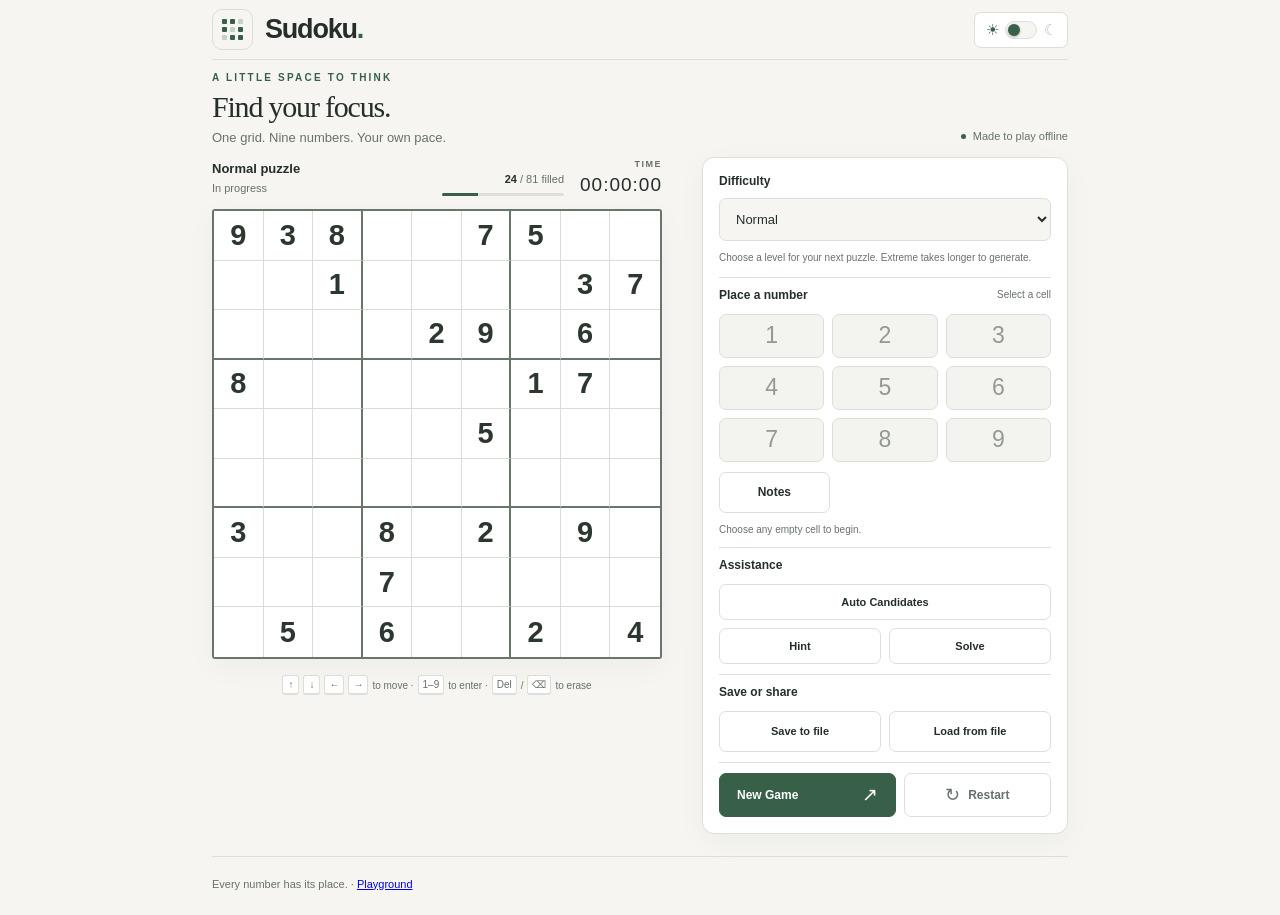
<file: index.html>
<!doctype html>
<html lang="en" data-theme="light">
<head>
  <meta charset="utf-8">
  <meta name="viewport" content="width=device-width, initial-scale=1">
  <meta name="color-scheme" content="light dark">
  <meta name="description" content="A quiet place to play Sudoku. A fully offline desktop application.">
  <title>Sudoku — Find your focus</title>
  <meta name="theme-color" content="#f7f5ef">
  <link rel="manifest" href="manifest.webmanifest">
  <link rel="icon" href="assets/icons/icon-192.png" type="image/png">
  <link rel="apple-touch-icon" href="assets/icons/apple-touch-icon.png">
  <link rel="stylesheet" href="styles.css">
  <!-- Classic deferred scripts also work when index.html is opened from file://. -->
  <script defer src="js/board.js"></script>
  <script defer src="js/exact.js"></script>
  <script defer src="js/logical.js"></script>
  <script defer src="js/difficulty.js"></script>
  <script defer src="js/generator.js"></script>
  <script defer src="js/game.js"></script>
  <script defer src="js/persistence.js"></script>
  <script defer src="js/view.js"></script>
  <script defer src="js/app.js"></script>
  <script src="pwa-register.js" data-pwa-register defer></script>
</head>
<body>
  <div class="app-shell">
    <header class="app-header">
      <a class="brand" href="index.html" aria-label="Sudoku home">
        <span class="brand-mark" aria-hidden="true"><i></i><i></i><i></i><i></i><i></i><i></i><i></i><i></i><i></i></span>
        <span>Sudoku<span class="brand-dot">.</span></span>
      </a>
      <button id="theme-toggle" class="theme-toggle" type="button" role="switch" aria-label="Dark theme" aria-checked="false" title="Switch to dark theme">
        <span class="theme-sun" aria-hidden="true">☀</span>
        <span class="theme-track" aria-hidden="true"><span></span></span>
        <span class="theme-moon" aria-hidden="true">☾</span>
      </button>
    </header>

    <main>
      <header class="page-heading">
        <div class="page-introduction">
          <p class="eyebrow">A LITTLE SPACE TO THINK</p>
          <h1>Find your focus.</h1>
          <p class="intro">One grid. Nine numbers. Your own pace.</p>
        </div>
        <p class="offline-label"><span aria-hidden="true"></span>Made to play offline</p>
      </header>

      <div class="workspace">
        <section class="board-section" aria-label="Sudoku game">
          <header class="board-heading">
            <div class="puzzle-summary">
              <p id="puzzle-label" class="puzzle-label">Sudoku</p>
              <p id="game-status" class="game-status">Generating puzzle...</p>
            </div>
            <div class="board-metrics">
              <div class="progress-block">
                <output id="filled-count">30 <span>/ 81 filled</span></output>
                <progress id="progress" class="progress-track" aria-label="Cells filled" max="81" value="30"></progress>
              </div>
              <div class="timer-block">
                <span class="timer-label">TIME</span>
                <time id="timer">00:00:00</time>
              </div>
            </div>
          </header>
          <div id="board" class="board" role="grid" aria-label="Sudoku puzzle" aria-rowcount="9" aria-colcount="9" aria-describedby="keyboard-help"></div>
          <footer class="board-footer">
            <button id="notes" type="button" class="button notes-button" aria-pressed="false" title="Toggle candidate Notes mode">Notes</button>
          </footer>
          <section id="completion" class="completion" hidden>
            <span class="completion-mark" aria-hidden="true">✓</span>
            <div>
              <h2>Beautifully done.</h2>
              <p id="completion-message"></p>
            </div>
          </section>
          <p id="keyboard-help" class="keyboard-help"><kbd>↑</kbd><kbd>↓</kbd><kbd>←</kbd><kbd>→</kbd> to move · <kbd>1–9</kbd> to enter · <kbd>Del</kbd> / <kbd>⌫</kbd> to erase</p>
        </section>

        <aside class="game-controls" aria-label="Game controls">
          <div class="difficulty-control">
            <label class="control-label" for="difficulty">Difficulty</label>
            <select id="difficulty" aria-describedby="difficulty-help">
              <option>Easy</option><option selected>Normal</option><option>Hard</option><option>Expert</option><option>Extreme</option>
            </select>
            <p id="difficulty-help" class="helper-text">Choose a level for your next puzzle. Extreme takes longer to generate.</p>
          </div>
          <div class="panel-divider" aria-hidden="true"></div>
          <div class="control-panel">
            <section aria-labelledby="input-heading">
              <header class="input-heading">
                <h2 id="input-heading">Place a number</h2>
                <p id="selection-label">Select a cell</p>
              </header>
              <div id="keypad" class="keypad" role="group" aria-label="Enter a number">
                <button type="button" data-digit="1" aria-label="Enter 1">1</button><button type="button" data-digit="2" aria-label="Enter 2">2</button><button type="button" data-digit="3" aria-label="Enter 3">3</button>
                <button type="button" data-digit="4" aria-label="Enter 4">4</button><button type="button" data-digit="5" aria-label="Enter 5">5</button><button type="button" data-digit="6" aria-label="Enter 6">6</button>
                <button type="button" data-digit="7" aria-label="Enter 7">7</button><button type="button" data-digit="8" aria-label="Enter 8">8</button><button type="button" data-digit="9" aria-label="Enter 9">9</button>
              </div>
              <div class="entry-actions">
                <button id="notes-desktop" type="button" class="button notes-button" aria-pressed="false" title="Toggle candidate Notes mode">Notes</button>
              </div>
              <p id="selection-help" class="selection-help" aria-live="polite">Choose any empty cell to begin.</p>
            </section>
            <div class="panel-divider" aria-hidden="true"></div>
            <section aria-labelledby="assistance-heading">
              <header class="tools-heading"><h2 id="assistance-heading">Assistance</h2></header>
              <div class="future-controls">
                <button id="auto-candidates" type="button" class="button" title="Replace notes with all directly legal candidates">Auto Candidates</button>
                <button id="hint" type="button" class="button" disabled title="Reveal one correct digit">Hint</button>
                <button id="solve" type="button" class="button" disabled title="Reveal the solution after confirmation">Solve</button>
              </div>
            </section>
            <div class="panel-divider" aria-hidden="true"></div>
            <section aria-labelledby="file-actions-heading">
              <header class="tools-heading"><h2 id="file-actions-heading">Save or share</h2></header>
              <div class="file-actions">
                <button id="export-game" type="button" class="button">Save to file</button>
                <button id="import-game" type="button" class="button">Load from file</button>
                <label for="import-game-file" class="visually-hidden">Choose a saved Sudoku game file</label>
                <input id="import-game-file" type="file" accept="application/json,.json" hidden>
              </div>
              <p id="file-status" class="file-status" hidden></p>
            </section>
            <div class="panel-divider" aria-hidden="true"></div>
            <div class="game-actions">
              <button id="new-game" type="button" class="button button-primary">New Game <span aria-hidden="true">↗</span></button>
              <button id="restart" type="button" class="button restart-button"><span aria-hidden="true">↻</span> Restart</button>
            </div>
            <p id="persistence-status" class="helper-text" hidden>Browser storage is unavailable or full. Your progress cannot be saved.</p>
            <p id="generation-status" class="helper-text" hidden>Generating puzzle... This can take a while for Extreme.</p>
            <p id="generation-animation-name" class="generation-animation-name" hidden></p>
            <p id="generation-error" class="helper-text" hidden>Could not find a verified puzzle in time. Please try New Game again.</p>
          </div>
        </aside>
      </div>
    </main>
    <footer class="app-footer"><p>Every number has its place. · <a href="/mygame/">Playground</a></p></footer>
  </div>
  <dialog id="confirm-dialog" class="confirm-dialog" aria-labelledby="confirm-title" aria-describedby="confirm-description">
    <p class="eyebrow" id="confirm-kicker">PLEASE CONFIRM</p>
    <h2 id="confirm-title">Start a new game?</h2>
    <p id="confirm-description">Your current progress will be lost.</p>
    <div class="confirm-actions">
      <button id="confirm-cancel" type="button" class="button">Cancel</button>
      <button id="confirm-accept" type="button" class="button button-primary">New Game</button>
    </div>
  </dialog>
  <p id="live-announcements" class="visually-hidden" role="status" aria-live="polite" aria-atomic="true"></p>
  <noscript><p class="noscript">Please enable JavaScript to play this offline Sudoku game.</p></noscript>
  <script data-goatcounter="https://gperkowski.goatcounter.com/count" async src="https://gc.zgo.at/count.js"></script>
</body>
</html>
</file>
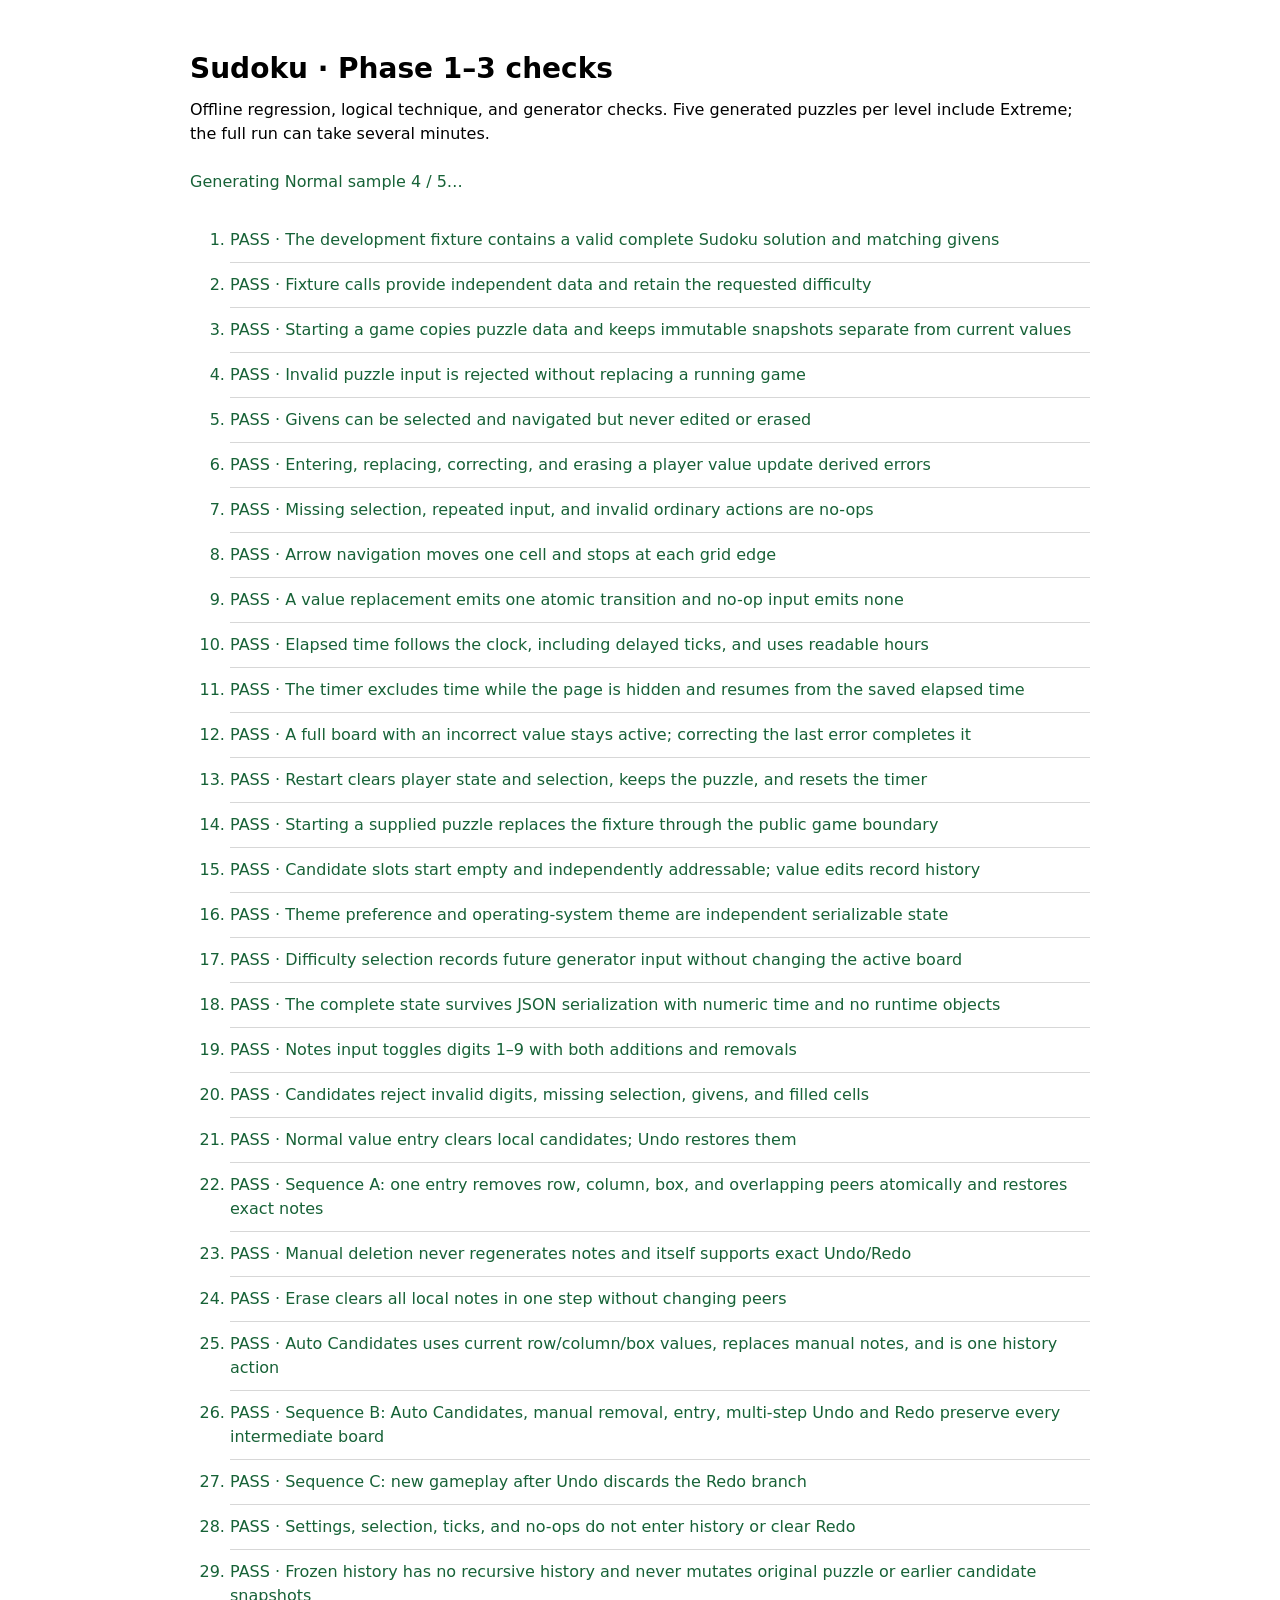
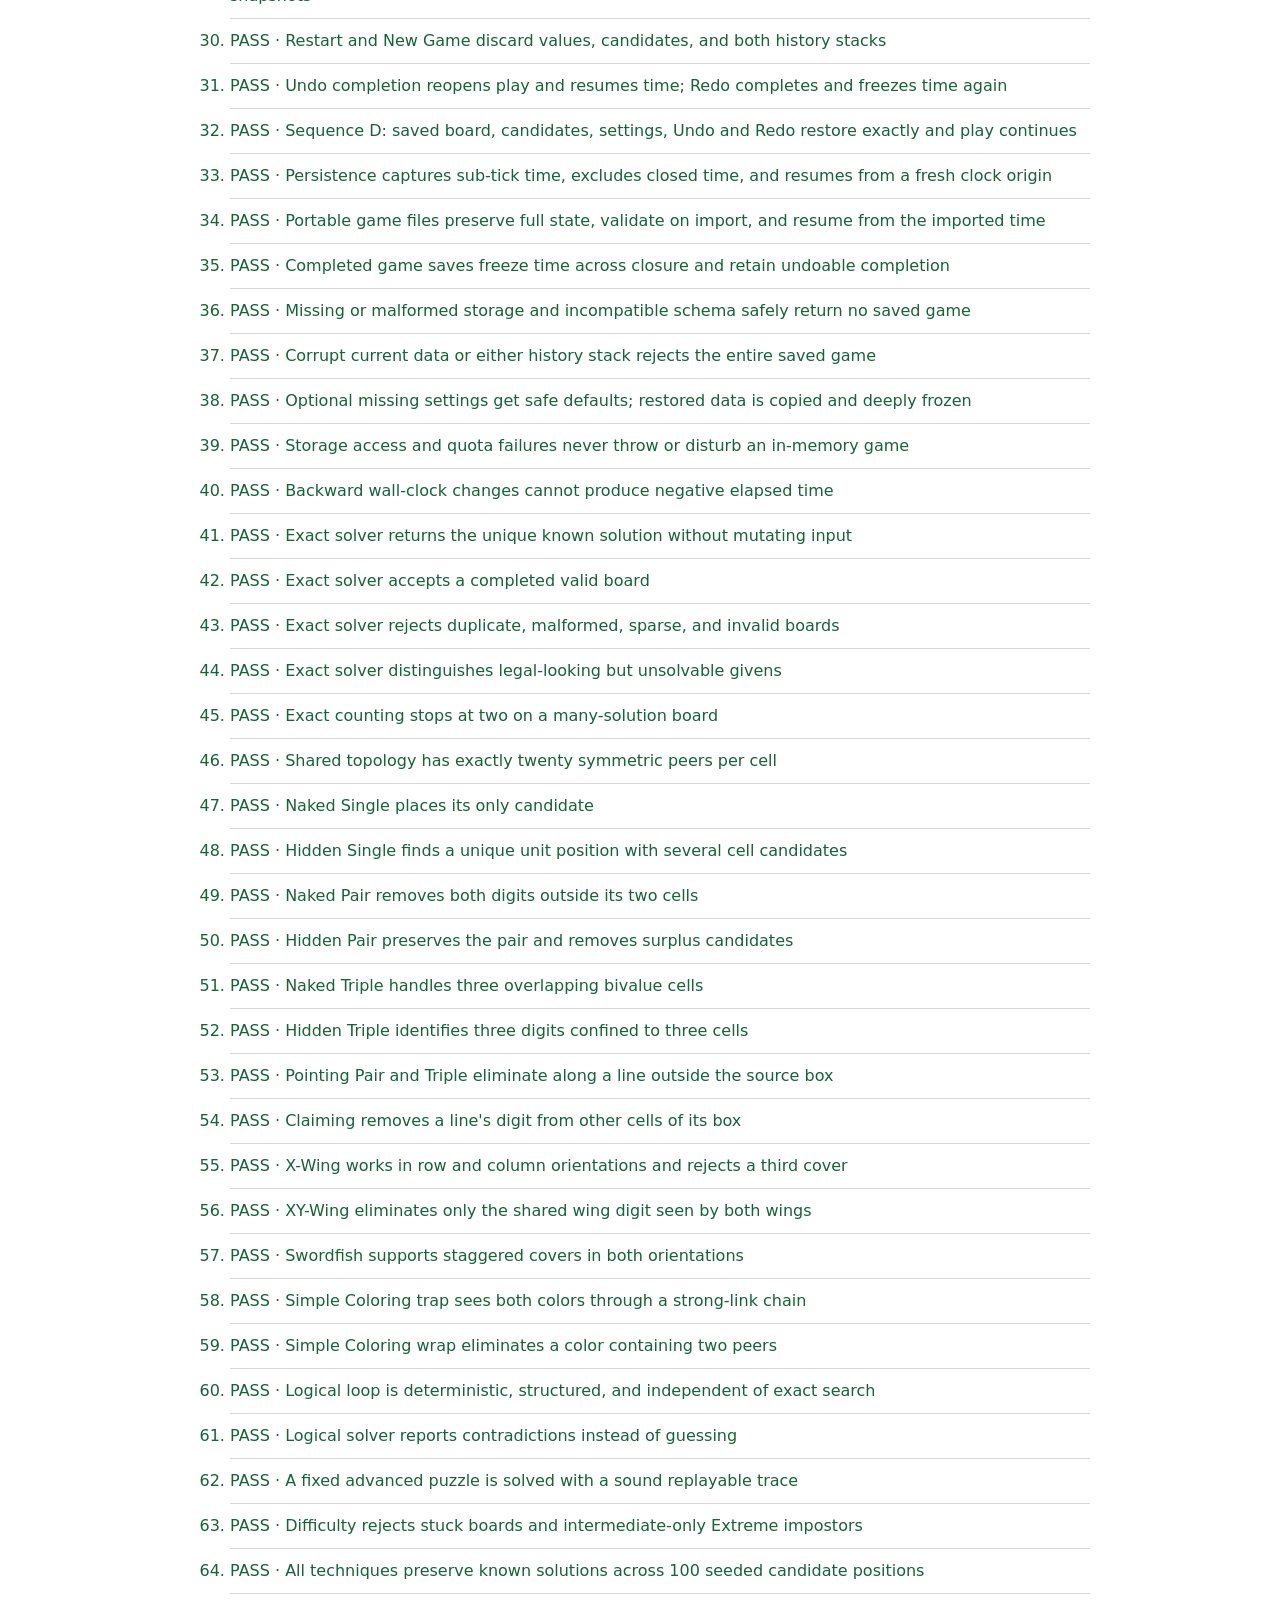
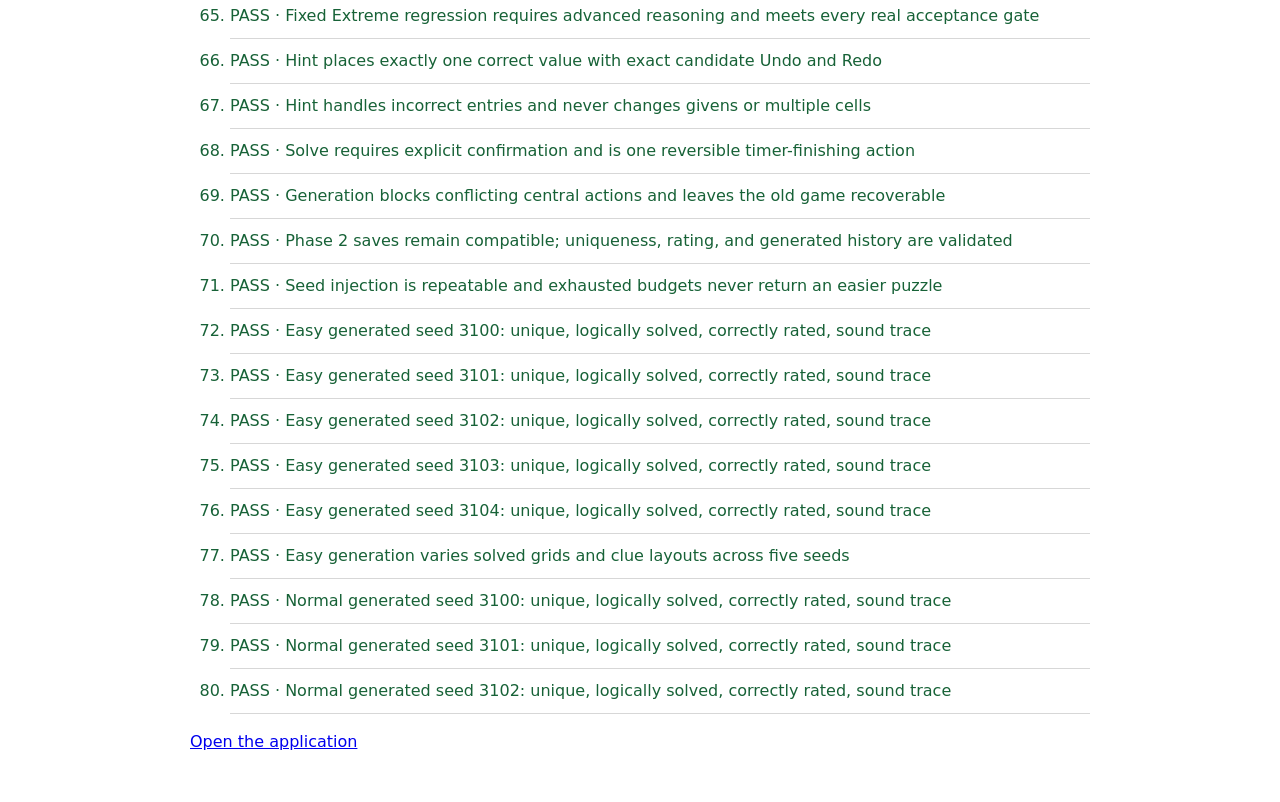
<file: tests/index.html>
<!doctype html>
<html lang="en">
<head>
  <meta charset="utf-8">
  <meta name="viewport" content="width=device-width, initial-scale=1">
  <title>Sudoku · Phase 1–3 checks</title>
  <style>
    :root { color-scheme: light dark; font: 16px/1.5 system-ui, sans-serif; }
    body { max-width: 900px; margin: 48px auto; padding: 0 24px; }
    h1 { font-size: 28px; margin-bottom: 8px; }
    p { margin: 0 0 24px; }
    li { padding: 10px 0; border-bottom: 1px solid #8885; }
    .passed { color: light-dark(#176237, #83dfaa); }
    .failed { color: light-dark(#a21b31, #ff9bac); }
    pre { white-space: pre-wrap; font-size: 13px; }
  </style>
  <script defer src="../js/board.js"></script>
  <script defer src="../js/exact.js"></script>
  <script defer src="../js/logical.js"></script>
  <script defer src="../js/difficulty.js"></script>
  <script defer src="../js/generator.js"></script>
  <script defer src="../js/game.js"></script>
  <script defer src="../js/puzzles.js"></script>
  <script defer src="../js/persistence.js"></script>
  <script defer src="tests.js"></script>
  <script defer src="phase2.js"></script>
  <script defer src="phase3.js"></script>
  <script defer src="generation.js"></script>
</head>
<body>
  <h1>Sudoku · Phase 1–3 checks</h1>
  <p>Offline regression, logical technique, and generator checks. Five generated puzzles per level include Extreme; the full run can take several minutes.</p>
  <p id="summary" role="status">Running…</p>
  <ol id="results"></ol>
  <p><a href="../index.html">Open the application</a></p>
</body>
</html>
</file>
<file: styles.css>
:root {
  color-scheme: light;
  --page-bg: #f6f5f1;
  --surface-bg: #ffffff;
  --surface-soft: #eeeee8;
  --text: #252e2a;
  --text-muted: #68716b;
  --text-faint: #68716b;
  --border: #dce0d8;
  --grid-border: #d8ddd7;
  --box-border: #69766c;
  --given: #2c3730;
  --player: #2c6747;
  --accent: #385f48;
  --candidate-text: #28543b;
  --candidate-match: #7a4d08;
  --candidate-match-bg: #f4dfb7;
  --accent-hover: #2d503b;
  --on-accent: #ffffff;
  --selected-cell: #c7ddc2;
  --related-cell: #f0f4ec;
  --same-number: #dfead8;
  --error-bg: #f8e6e1;
  --error-text: #9d352c;
  --focus: #548368;
  --disabled-bg: #f3f4ef;
  --disabled-text: #949a91;
  --shadow: 0 8px 30px rgb(35 49 37 / 4%);
  --board-size: 540px;
  font-family: "Segoe UI", Arial, sans-serif;
  font-synthesis: none;
}

:root[data-theme="dark"] {
  color-scheme: dark;
  --page-bg: #181e1a;
  --surface-bg: #222b25;
  --surface-soft: #2b352e;
  --text: #e5eae2;
  --text-muted: #a5b0a5;
  --text-faint: #8e9c90;
  --border: #3a473c;
  --grid-border: #3b493f;
  --box-border: #85988a;
  --given: #e4eadd;
  --player: #b5e7c0;
  --accent: #a3c6a0;
  --candidate-text: #c5e6cb;
  --candidate-match: #ffd17c;
  --candidate-match-bg: #594528;
  --accent-hover: #bddab9;
  --on-accent: #1b3021;
  --selected-cell: #486846;
  --related-cell: #2d3930;
  --same-number: #3a4f3b;
  --error-bg: #52342e;
  --error-text: #ffd7ce;
  --focus: #acd1a3;
  --disabled-bg: #273029;
  --disabled-text: #778278;
  --shadow: 0 8px 30px rgb(0 0 0 / 10%);
}

* { box-sizing: border-box; }
body { margin: 0; background: var(--page-bg); color: var(--text); }
button, select { font: inherit; }
button, select, a { -webkit-tap-highlight-color: transparent; }
button { cursor: pointer; }
button:disabled { cursor: not-allowed; }
button:focus-visible, select:focus-visible, a:focus-visible { outline: 3px solid var(--focus); outline-offset: 4px; }
[hidden] { display: none !important; }
.visually-hidden { position: absolute; width: 1px; height: 1px; padding: 0; margin: -1px; overflow: hidden; clip: rect(0 0 0 0); white-space: nowrap; border: 0; }
.app-shell { max-width: 1008px; margin: 0 auto; padding: 0 44px; }
.app-header { height: 84px; display: flex; align-items: center; justify-content: space-between; border-bottom: 1px solid var(--border); }
.brand { display: inline-flex; gap: 12px; align-items: center; text-decoration: none; color: var(--text); font-size: 27px; font-weight: 700; letter-spacing: -1.2px; }
.brand-dot { color: var(--accent); }
.brand-mark { display: grid; grid-template-columns: repeat(3, 5px); grid-template-rows: repeat(3, 5px); gap: 3px; padding: 9px; border: 1px solid var(--border); border-radius: 10px; }
.brand-mark i { background: var(--accent); border-radius: 1px; }
.brand-mark i:nth-child(3), .brand-mark i:nth-child(5), .brand-mark i:nth-child(7) { opacity: .24; }
select { appearance: auto; padding: 10px 12px; background: var(--surface-bg); color: var(--text); border: 1px solid var(--border); border-radius: 7px; cursor: pointer; }
:root:not([data-app-ready]) #difficulty { visibility: hidden; }
.theme-toggle { min-width: 80px; padding: 8px 10px; display: flex; align-items: center; justify-content: center; gap: 6px; border: 1px solid var(--border); border-radius: 7px; background: var(--surface-bg); color: var(--text); }
.theme-toggle:hover { background: var(--surface-soft); }
.theme-sun, .theme-moon { width: 14px; color: var(--text-muted); font-size: 15px; line-height: 1; transition: color .18s, opacity .18s; }
.theme-track { position: relative; width: 32px; height: 18px; flex: 0 0 auto; border: 1px solid var(--border); border-radius: 10px; background: var(--page-bg); }
.theme-track > span { position: absolute; top: 2px; left: 2px; width: 12px; height: 12px; border-radius: 50%; background: var(--accent); box-shadow: 0 1px 3px rgb(0 0 0 / 27%); transition: transform .18s ease; }
.theme-toggle[aria-checked="true"] .theme-track > span { transform: translateX(14px); }
.theme-toggle[aria-checked="false"] .theme-sun, .theme-toggle[aria-checked="true"] .theme-moon { color: var(--accent); opacity: 1; }
.theme-toggle[aria-checked="false"] .theme-moon, .theme-toggle[aria-checked="true"] .theme-sun { opacity: .45; }
.page-heading { display: flex; align-items: end; justify-content: space-between; padding: 28px 0 26px; }
.eyebrow { color: var(--accent); font-size: 10px; font-weight: 700; letter-spacing: 2.2px; margin: 0 0 10px; }
h1 { font-family: Georgia, "Times New Roman", serif; font-size: 38px; font-weight: 400; letter-spacing: -1.2px; line-height: 1.1; margin: 0 0 11px; }
.intro { color: var(--text-muted); font-size: 13px; margin: 0; }
.offline-label { display: flex; align-items: center; gap: 7px; margin: 0; padding-bottom: 3px; color: var(--text-muted); font-size: 11px; }
.offline-label > span { width: 5px; height: 5px; border-radius: 50%; background: var(--accent); }
.workspace { display: grid; grid-template-columns: var(--board-size) minmax(250px, 1fr); gap: 40px; align-items: start; }
.board-heading { display: flex; align-items: center; justify-content: space-between; gap: 8px; min-height: 63px; padding-bottom: 17px; }
.puzzle-summary { display: flex; flex-direction: column; gap: 6px; min-width: 0; }
.puzzle-label { margin: 0; font-size: 13px; font-weight: 600; }
.game-status { margin: 0; font-size: 11px; color: var(--text-muted); }
.board-metrics { display: flex; align-items: end; gap: 16px; flex: 0 0 auto; }
.timer-block { text-align: right; display: flex; flex-direction: column; gap: 5px; }
.timer-label { color: var(--text-muted); font-size: 9px; font-weight: 600; letter-spacing: 1.5px; }
#timer { font-size: 19px; font-variant-numeric: tabular-nums; letter-spacing: 1px; }
.board { width: var(--board-size); height: var(--board-size); position: relative; display: grid; grid-template-rows: repeat(9, minmax(0, 1fr)); border: 2px solid var(--box-border); border-radius: 3px; overflow: hidden; background: var(--surface-bg); box-shadow: var(--shadow); }
.board-row { display: grid; grid-template-columns: repeat(9, minmax(0, 1fr)); min-height: 0; }
.cell { min-width: 0; min-height: 0; position: relative; border: 0; border-right: 1px solid var(--grid-border); border-bottom: 1px solid var(--grid-border); background: var(--surface-bg); color: var(--player); font-size: 29px; font-weight: 400; line-height: 1; padding: 0; display: grid; place-items: center; isolation: isolate; }
.cell:nth-child(3n) { border-right: 2px solid var(--box-border); }
.cell:last-child { border-right: 0; }
.board-row:nth-of-type(3n) .cell { border-bottom: 2px solid var(--box-border); }
.board-row:last-of-type .cell { border-bottom: 0; }
.cell.is-given { color: var(--given); font-weight: 650; }
.cell.is-related { background: var(--related-cell); }
.cell.is-matching { background: var(--same-number); }
.cell.is-selected { background: var(--selected-cell); box-shadow: inset 0 0 0 2px var(--accent); }
.cell.is-incorrect { color: var(--error-text); }
.cell.is-incorrect:not(.is-related):not(.is-matching):not(.is-selected) { background: var(--error-bg); }
.cell.is-incorrect .cell-value { text-decoration: underline; text-decoration-thickness: 1.5px; text-underline-offset: 6px; }
.cell:focus-visible { outline: 3px solid var(--focus); outline-offset: -5px; z-index: 1; }
.cell:hover:not(.is-selected) { box-shadow: inset 0 0 0 2px var(--border); }
.cell-value { pointer-events: none; }
.cell-candidates { position: absolute; inset: 2px; display: grid; grid-template-columns: repeat(3, 1fr); grid-template-rows: repeat(3, 1fr); pointer-events: none; font-size: clamp(11px, calc(var(--board-size) / 36), 16px); line-height: 1; font-variant-numeric: tabular-nums; }
.cell-candidates > span { display: grid; place-items: center; color: var(--candidate-text); font-weight: 700; transition: background-color 180ms ease; }
.cell-candidates > span > span { transition: transform 180ms ease; }
.cell-candidates > span.is-entering > span { animation: candidate-enter 260ms cubic-bezier(.2, .8, .25, 1); }
.cell-candidates > span.is-matching { color: var(--candidate-match); background: var(--candidate-match-bg); border-radius: 4px; font-weight: 800; }
.cell-candidates > span.is-matching > span { transform: scale(1.08); }
#notes[aria-pressed="true"], #notes-desktop[aria-pressed="true"] { background: var(--selected-cell); border-color: var(--accent); color: var(--player); }
.board-footer { display: none; align-items: center; justify-content: space-between; margin-top: 14px; }
.notes-button { min-width: 120px; }
.button { display: inline-flex; justify-content: center; align-items: center; gap: 8px; min-height: 41px; padding: 9px 14px; border: 1px solid var(--border); border-radius: 7px; background: var(--surface-bg); color: var(--text); font-size: 12px; font-weight: 600; }
.button:hover:enabled { background: var(--surface-soft); }
.button:disabled { background: var(--disabled-bg); color: var(--disabled-text); }
.progress-block { text-align: right; width: 122px; font-size: 11px; }
#filled-count { font-weight: 600; white-space: nowrap; }
#filled-count span { color: var(--text-muted); font-weight: 400; }
.progress-track { display: block; width: 100%; height: 3px; margin-top: 8px; overflow: hidden; appearance: none; border: 0; border-radius: 3px; background: var(--border); color: var(--accent); }
.progress-track::-webkit-progress-bar { background: var(--border); }
.progress-track::-webkit-progress-value { background: var(--accent); }
.progress-track::-moz-progress-bar { background: var(--accent); }
.keyboard-help { display: flex; align-items: center; justify-content: center; gap: 4px; margin: 20px 0 0; font-size: 10px; color: var(--text-muted); white-space: nowrap; }
kbd { font-family: inherit; font-size: 10px; min-width: 17px; padding: 3px 4px; text-align: center; border: 1px solid var(--border); border-bottom-width: 2px; border-radius: 3px; background: var(--surface-bg); }
.game-controls { background: var(--surface-bg); border: 1px solid var(--border); border-radius: 12px; padding: 24px; box-shadow: var(--shadow); }
.control-panel { display: contents; }
.control-label { display: block; font-size: 12px; font-weight: 600; margin-bottom: 10px; }
.difficulty-control select { width: 100%; height: 43px; background: var(--page-bg); font-size: 13px; }
.helper-text { margin: 9px 0 0; font-size: 10px; color: var(--text-muted); line-height: 1.65; }
.panel-divider { height: 1px; background: var(--border); margin: 16px 0; }
.input-heading, .tools-heading { display: flex; align-items: center; justify-content: space-between; gap: 6px; margin-bottom: 12px; }
.input-heading h2, .tools-heading h2 { font-size: 12px; font-weight: 600; margin: 0; }
#selection-label { margin: 0; color: var(--text-muted); font-size: 10px; }
.keypad { display: grid; grid-template-columns: repeat(3, 1fr); gap: 8px; }
.keypad button { height: 50px; border: 1px solid var(--border); border-radius: 7px; color: var(--accent); background: var(--page-bg); font-size: 23px; font-weight: 500; }
.keypad button:hover:enabled { background: var(--same-number); border-color: var(--accent); }
.keypad button:active:enabled { background: var(--selected-cell); }
.keypad button:disabled { color: var(--disabled-text); background: var(--disabled-bg); }
.keypad button.is-selected-digit { background: var(--selected-cell); border-color: var(--accent); color: var(--player); box-shadow: inset 0 0 0 1px var(--accent); }
.entry-actions { display: grid; grid-template-columns: repeat(3, minmax(0, 1fr)); margin-top: 10px; }
.entry-actions .button { min-width: 0; padding: 8px 4px; gap: 4px; }
.selection-help { min-height: 15px; margin: 9px 0 0; color: var(--text-muted); font-size: 10px; line-height: 1.5; }
.future-controls { display: grid; grid-template-columns: 1fr 1fr; gap: 8px; }
.future-controls .button { font-size: 11px; padding: 8px 4px; }
#auto-candidates { grid-column: 1 / -1; }
.file-actions { display: grid; grid-template-columns: 1fr 1fr; gap: 8px; }
.file-actions .button { padding: 8px 4px; font-size: 11px; }
.file-status { min-height: 15px; margin: 9px 0 0; color: var(--text-muted); font-size: 10px; line-height: 1.5; }
.file-status.is-error { color: var(--error-text); }
.generation-animation-name { margin: 4px 0 0; color: var(--accent); font-size: 10px; font-weight: 700; letter-spacing: .8px; text-transform: uppercase; }
.button-primary { width: 100%; background: var(--accent); color: var(--on-accent); border-color: var(--accent); min-height: 44px; justify-content: space-between; padding-left: 17px; padding-right: 17px; }
.button-primary:hover:enabled { background: var(--accent-hover); }
.button-primary span { font-size: 19px; }
.game-actions { display: grid; grid-template-columns: 1.2fr 1fr; gap: 8px; }
.restart-button { width: 100%; color: var(--text-muted); }
.restart-button span { font-size: 18px; }
.completion { display: flex; align-items: center; gap: 13px; background: var(--same-number); border: 1px solid var(--accent); border-radius: 8px; padding: 16px 20px; margin-top: 16px; }
.completion-mark { font-size: 22px; color: var(--accent); }
.completion h2 { font-family: Georgia, "Times New Roman", serif; font-size: 21px; font-weight: 400; margin: 0 0 5px; }
.completion p { margin: 0; color: var(--text); font-size: 12px; }
.confirm-dialog {
  width: min(26rem, calc(100% - 32px));
  max-height: calc(100dvh - 32px);
  padding: 28px 26px 24px;
  border: 1px solid var(--border);
  border-radius: 12px;
  color: var(--text);
  background: var(--surface-bg);
  box-shadow: var(--shadow), 0 24px 64px rgb(35 49 37 / 16%);
}
.confirm-dialog::backdrop { background: rgb(37 46 42 / .5); }
:root[data-theme="dark"] .confirm-dialog::backdrop { background: rgb(8 12 10 / .62); }
.confirm-dialog[open] { animation: confirm-appear 180ms ease-out; }
.confirm-dialog .eyebrow { margin: 0 0 10px; }
.confirm-dialog h2 {
  margin: 0 0 10px;
  font-family: Georgia, "Times New Roman", serif;
  font-size: 28px;
  font-weight: 400;
  letter-spacing: -0.8px;
  line-height: 1.15;
}
.confirm-dialog p:not(.eyebrow) {
  margin: 0;
  color: var(--text-muted);
  font-size: 14px;
  line-height: 1.6;
}
.confirm-actions { display: flex; flex-wrap: wrap; gap: 8px; margin-top: 22px; }
.confirm-actions .button { flex: 1 1 8rem; min-height: 44px; }
.confirm-actions .button-primary { width: auto; justify-content: center; }
@keyframes confirm-appear {
  from { opacity: 0; transform: translateY(8px); }
  to { opacity: 1; transform: translateY(0); }
}
@keyframes board-start {
  from { opacity: 0; transform: translateY(8px) scale(.985); }
  to { opacity: 1; transform: translateY(0) scale(1); }
}
@keyframes completion-arrive {
  0% { opacity: 0; transform: translateY(12px) scale(.96); }
  65% { opacity: 1; transform: translateY(-2px) scale(1.015); }
  100% { opacity: 1; transform: translateY(0) scale(1); }
}
@keyframes completion-mark {
  0%, 45% { opacity: 0; transform: scale(.4) rotate(-20deg); }
  75% { opacity: 1; transform: scale(1.2) rotate(8deg); }
  100% { opacity: 1; transform: scale(1) rotate(0); }
}
@keyframes board-generating {
  0%, 100% { opacity: 1; transform: scale(1); }
  50% { opacity: .78; transform: scale(.992); }
}
@keyframes generation-dot {
  0%, 100% { opacity: .35; transform: scale(.75); }
  50% { opacity: 1; transform: scale(1); }
}
@keyframes ghost-digit {
  0%, 100% { opacity: 0; transform: translate(-50%, -50%) scale(.35) rotate(-12deg); }
  28%, 70% { opacity: .88; transform: translate(-50%, -50%) scale(1.15) rotate(0); }
  82% { opacity: 0; transform: translate(-50%, -50%) scale(.8) rotate(8deg); }
}
@keyframes box-digit {
  0%, 100% { opacity: 0; transform: translate(-50%, -50%) scale(.2); }
  18%, 67% { opacity: .95; transform: translate(-50%, -50%) scale(1.18); }
  80% { opacity: 0; transform: translate(-50%, -50%) scale(.55); }
}
@keyframes rain-digit {
  0% { opacity: 0; transform: translate(-50%, -90px) rotate(-10deg) scale(.7); }
  15% { opacity: .9; }
  85% { opacity: .9; }
  100% { opacity: 0; transform: translate(-50%, 630px) rotate(15deg) scale(1.12); }
}
@keyframes solver-digit {
  0%, 100% { opacity: 0; transform: translate(-50%, -50%) scale(.25); }
  20%, 62% { opacity: 1; transform: translate(-50%, -50%) scale(1.3); }
  76% { opacity: 0; transform: translate(-50%, -50%) scale(.6); }
}
@keyframes candidate-enter {
  from { opacity: 0; transform: translateY(3px) scale(.72); }
  to { opacity: 1; transform: translateY(0) scale(1); }
}
.board.is-game-starting { animation: board-start 420ms cubic-bezier(.2, .75, .25, 1) both; }
.board.is-generating { animation: board-generating 1.2s ease-in-out infinite; }
.completion.is-celebrating { animation: completion-arrive 520ms cubic-bezier(.2, .8, .25, 1) both; }
.completion.is-celebrating .completion-mark { animation: completion-mark 600ms cubic-bezier(.2, .8, .25, 1) both; }
#generation-status::before { content: ""; display: inline-block; width: 6px; height: 6px; margin: 0 6px 1px 0; border-radius: 50%; background: var(--accent); vertical-align: middle; animation: generation-dot 900ms ease-in-out infinite; }
.generation-overlay { position: absolute; inset: 0; z-index: 2; overflow: hidden; pointer-events: none; }
.generation-digit { position: absolute; z-index: 1; color: var(--accent); font-size: 30px; font-weight: 700; line-height: 1; text-shadow: 0 1px 12px var(--surface-bg); }
.generation-overlay.is-ghost-grid .generation-digit { animation: ghost-digit var(--duration) var(--delay) cubic-bezier(.2, .75, .25, 1) infinite; }
.generation-overlay.is-box-build .generation-digit { color: var(--candidate-match); animation: box-digit var(--duration) var(--delay) cubic-bezier(.2, .75, .25, 1) infinite; }
.generation-overlay.is-number-rain .generation-digit { color: var(--player); animation: rain-digit var(--duration) var(--delay) linear infinite; }
.generation-overlay.is-solver-pulse .generation-digit { color: var(--accent); animation: solver-digit var(--duration) var(--delay) cubic-bezier(.15, .9, .25, 1) infinite; }
.app-footer { display: flex; justify-content: space-between; border-top: 1px solid var(--border); margin-top: 33px; padding: 21px 0 25px; color: var(--text-faint); font-size: 11px; }
.app-footer p { margin: 0; }
.noscript { position: fixed; bottom: 0; width: 100%; padding: 18px; background: var(--error-bg); color: var(--error-text); text-align: center; }
@media (max-width: 1040px) {
  :root { --board-size: 504px; }
  .app-shell { padding: 0 34px; }
  .workspace { gap: 28px; }
  .game-controls { padding: 20px; }
}
@media (max-height: 900px) {
  :root { --board-size: 450px; }
  .app-shell { max-width: 944px; }
  .app-header { height: 60px; }
  .page-heading { padding: 12px 0; }
  .eyebrow { margin-bottom: 7px; }
  h1 { font-size: 30px; margin-bottom: 7px; }
  .board-heading { min-height: 52px; padding-bottom: 12px; }
  .game-controls { padding: 16px; }
  .panel-divider { margin: 10px 0; }
  .keypad button { height: 44px; }
  .future-controls .button { min-height: 36px; }
  .board-footer { margin-top: 10px; }
  .keyboard-help { margin-top: 16px; }
  .app-footer { margin-top: 22px; }
}
@media (min-width: 881px) and (max-height: 800px) {
  .game-controls { padding: 8px; }
  .difficulty-control .helper-text { display: none; }
  .panel-divider { margin: 7px 0; }
  .keypad button { height: 40px; }
}
@media (forced-colors: active) {
  .cell.is-selected { outline: 3px solid Highlight; outline-offset: -4px; }
  .cell.is-matching .cell-value { border-bottom: 2px solid currentColor; }
  .cell-candidates > span.is-matching { outline: 1px solid Highlight; outline-offset: -1px; }
}
@media (prefers-reduced-motion: reduce) {
  .board.is-game-starting, .board.is-generating, .completion.is-celebrating, .completion.is-celebrating .completion-mark, #generation-status::before, .generation-overlay .generation-digit, .confirm-dialog[open], .cell-candidates > span.is-entering > span { animation: none; }
  .generation-overlay { display: none; }
  .theme-sun, .theme-moon, .theme-track > span, .cell-candidates > span, .cell-candidates > span > span { transition: none; }
}
@media (max-width: 880px) {
  :root { --board-size: min(540px, calc(100vw - 32px)); }
  .app-shell { padding: 0 16px; }
  .app-header { height: 64px; }
  .page-heading { padding: 20px 0; }
  .workspace { display: flex; flex-direction: column; gap: 12px; }
  .game-controls { display: contents; }
  .difficulty-control { order: 2; display: grid; grid-template-columns: minmax(0, 1fr) minmax(150px, 2fr); align-items: center; gap: 10px 14px; width: var(--board-size); max-width: 100%; margin: 0 auto; padding: 14px 16px; background: var(--surface-bg); border: 1px solid var(--border); border-radius: 12px; box-shadow: var(--shadow); }
  .difficulty-control .control-label { margin: 0; }
  .difficulty-control .helper-text { display: none; }
  .game-controls > .panel-divider { display: none; }
  .board-section { order: 0; width: var(--board-size); max-width: 100%; margin: 0 auto; }
  .board { width: 100%; height: auto; aspect-ratio: 1; }
  .board-footer { display: flex; margin-top: 6px; }
  .notes-button { width: 100%; min-height: 36px; padding: 6px 14px; }
  .entry-actions { display: none; }
  .control-panel { display: block; order: 1; width: var(--board-size); max-width: 100%; margin: 0 auto; padding: 14px 16px; background: var(--surface-bg); border: 1px solid var(--border); border-radius: 12px; box-shadow: var(--shadow); }
  .keypad { grid-template-columns: repeat(5, minmax(0, 1fr)); }
  .keypad button { height: 48px; }
  .keyboard-help { position: absolute; width: 1px; height: 1px; padding: 0; margin: -1px; overflow: hidden; clip: rect(0 0 0 0); white-space: nowrap; border: 0; }
  .app-footer { margin-top: 24px; }
}
@media (max-width: 420px) {
  .offline-label { display: none; }
  .brand { gap: 9px; font-size: 24px; }
  .brand-mark { grid-template-columns: repeat(3, 4px); grid-template-rows: repeat(3, 4px); gap: 2px; padding: 8px; }
  .page-heading { padding: 16px 0; }
  .page-introduction .eyebrow, .page-introduction .intro { display: none; }
  .page-heading h1 { margin: 0; font-size: 26px; }
  h1 { font-size: 31px; }
  .difficulty-control { grid-template-columns: 1fr; gap: 8px; }
  .difficulty-control select { height: 40px; }
  .board-heading { min-height: 53px; padding-bottom: 12px; }
  .board-metrics { gap: 8px; }
  .cell { font-size: clamp(20px, 7.5vw, 29px); }
  .progress-block { width: 76px; }
}
</file>
